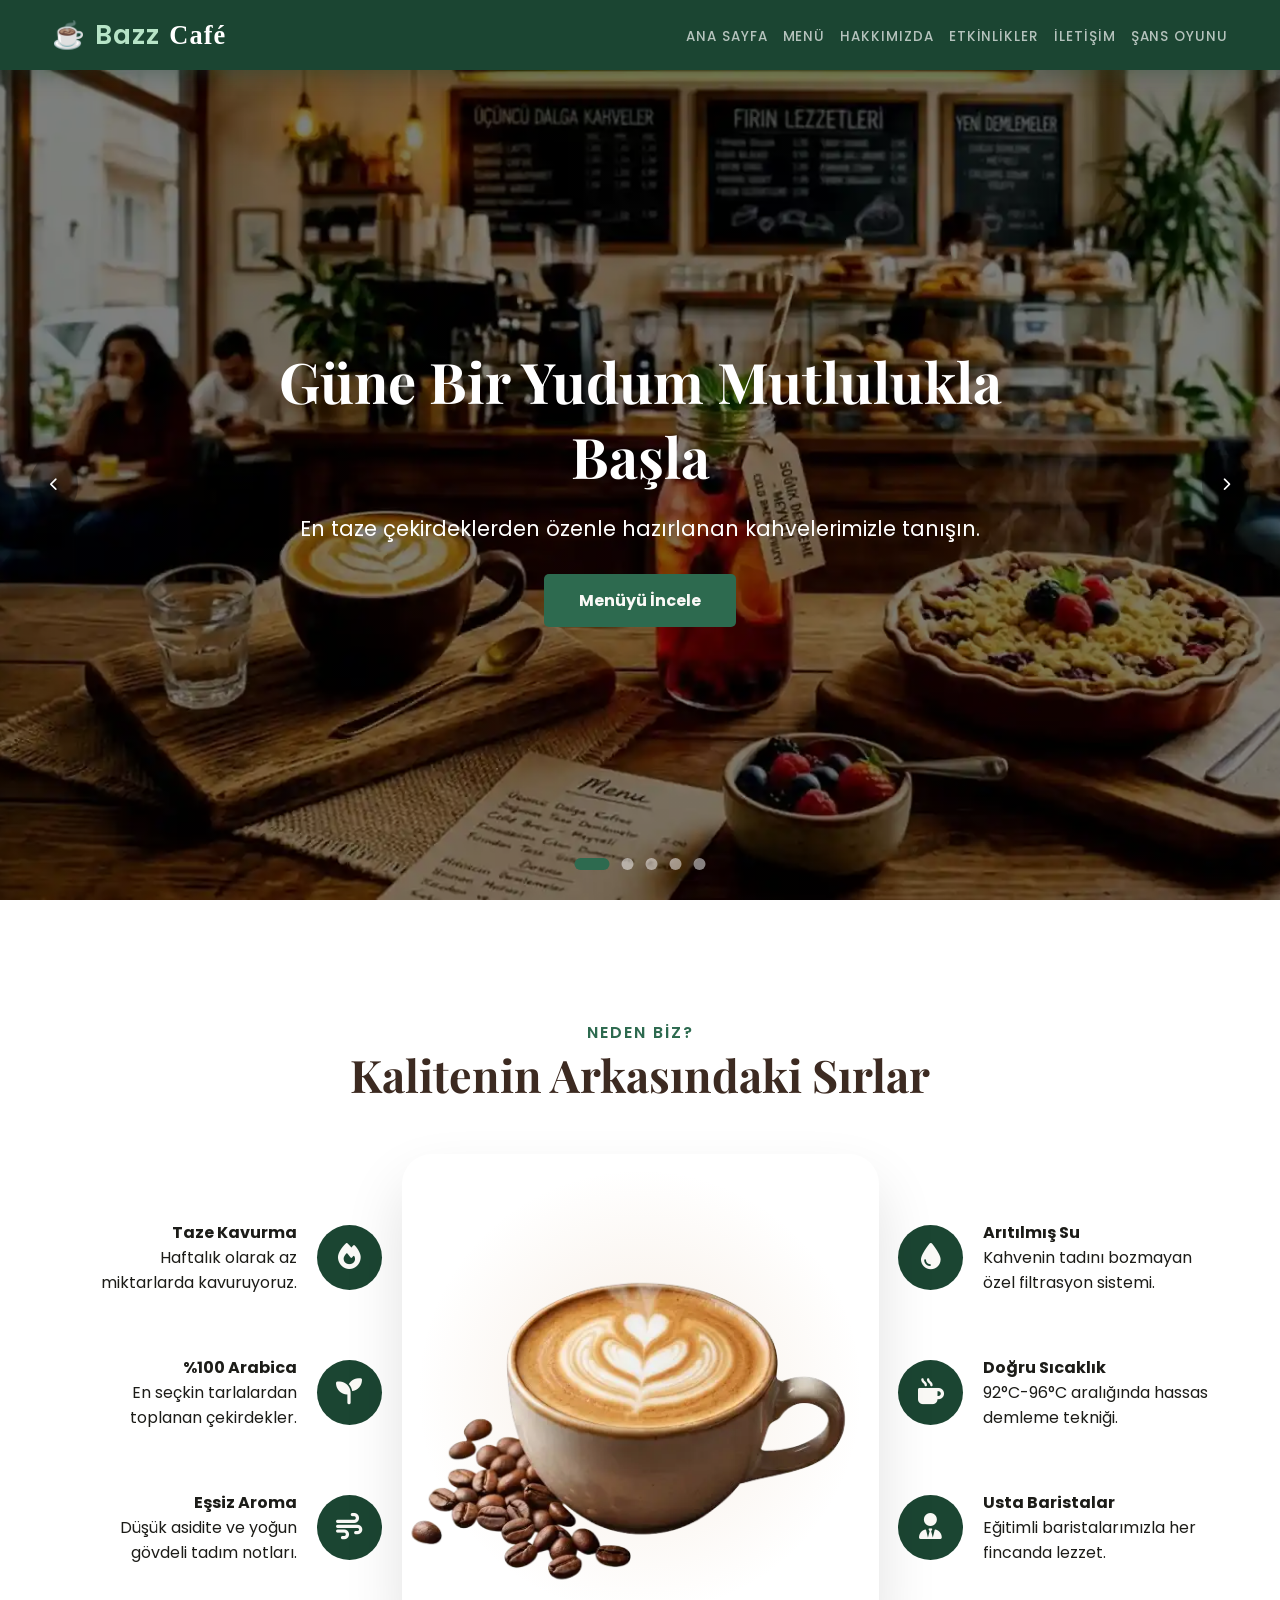
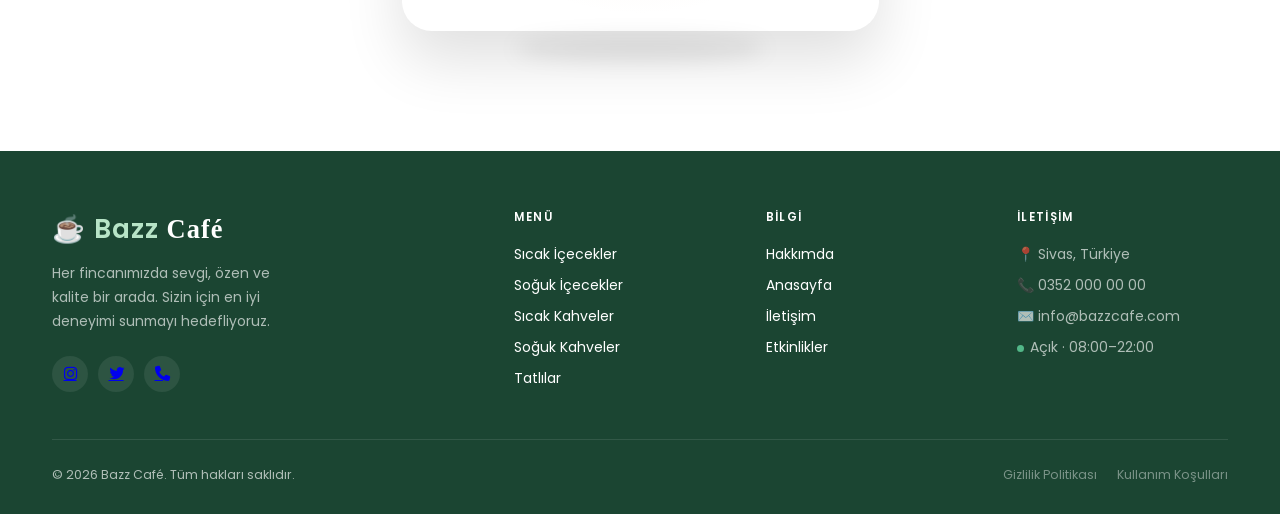
<file: index.html>
<!DOCTYPE html>
<html lang="tr">

<head>
    <meta charset="UTF-8">
    <meta name="viewport" content="width=device-width, initial-scale=1.0">
    <meta name="description" content="BAZ COFFEE - En taze çekirdekler ve artizan tatlılarla güne başlayın.">
    <title>Anasayfa | BAZ COFFEE</title>

    <!-- 1. LCP Optimizasyonu: İlk slide görselini önceden yükle -->
    <link rel="preload" as="image" href="images/menu1.webp" fetchpriority="high">

    <!-- 2. Font Optimizasyonu -->
    <link rel="preconnect" href="https://fonts.googleapis.com">
    <link rel="preconnect" href="https://fonts.gstatic.com" crossorigin>
    <link
        href="https://fonts.googleapis.com/css2?family=Playfair+Display:wght@700&family=Poppins:wght@300;400;600&display=swap"
        rel="stylesheet" media="print" onload="this.media='all'">
    <link rel="stylesheet" href="style.css">
    <!-- FontAwesome'ı asenkron yükle -->
    <link rel="stylesheet" href="https://cdnjs.cloudflare.com/ajax/libs/font-awesome/6.0.0/css/all.min.css"
        media="print" onload="this.media='all'">

    <link rel="stylesheet" href="https://cdnjs.cloudflare.com/ajax/libs/font-awesome/6.5.1/css/all.min.css">
</head>

<body>

    <nav>
        <div class="nav-logo">☕ <span>Bazz</span> Café</div>
        <ul class="nav-links" id="navLinks">
            <li><a href="index.html">Ana Sayfa</a></li>
            <li><a href="menu.html">Menü</a></li>
            <li><a href="hakkimda.html">Hakkımızda</a></li>
            <li><a href="etkinlikler.html">Etkinlikler</a></li>
            <li><a href="iletisim.html">İletişim</a></li>
            <li><a href="oyun.html">Şans Oyunu</a></li>
        </ul>
        <div class="hamburger" id="hamburger" aria-label="Menüyü Aç" role="button"><i class="fas fa-bars"></i></div>
    </nav>

    <!-- 5'li Slider Bölümü -->
    <section class="slider-container">
        <div class="slider">
            <div class="slide active"
                style="background-image: linear-gradient(rgba(0,0,0,0.5), rgba(0,0,0,0.5)), url('images/menu1.webp');">
                <div class="slide-content">
                    <h1>Güne Bir Yudum Mutlulukla Başla</h1>
                    <p>En taze çekirdeklerden özenle hazırlanan kahvelerimizle tanışın.</p>
                    <a href="menu.html" class="btn">Menüyü İncele</a>
                </div>
            </div>

            <div class="slide"
                style="background-image: linear-gradient(rgba(0,0,0,0.5), rgba(0,0,0,0.5)), url('images/uretkenlik.webp');">
                <div class="slide-content">
                    <h1>Üretkenliğin Yeni Adresi</h1>
                    <p>Sessiz alanlarımız ve yüksek hızlı internetimizle işlerinize odaklanın.</p>
                    <a href="hakkimda.html" class="btn">Alanlarımızı Gör</a>
                </div>
            </div>

            <div class="slide"
                style="background-image: linear-gradient(rgba(0,0,0,0.5), rgba(0,0,0,0.5)), url('images/tatliEslikci.webp');">
                <div class="slide-content">
                    <h1>Kahvenin En Tatlı Eşlikçileri</h1>
                    <p>Günlük taze çıkan artizan tatlılarımızla kendinizi şımartın.</p>
                    <a href="menu.html" class="btn">Lezzetleri Keşfet</a>
                </div>
            </div>

            <div class="slide"
                style="background-image: linear-gradient(rgba(0,0,0,0.5), rgba(0,0,0,0.5)), url('images/etkinlik-foto1.webp');">
                <div class="slide-content">
                    <h1>Paylaşılacak Anlar Biriktirin</h1>
                    <p>Sevdiklerinizle en keyifli sohbetlerinize ev sahipliği yapıyoruz.</p>
                    <a href="iletisim.html" class="btn">Bize Katılın</a>
                </div>
            </div>

            <div class="slide"
                style="background-image: linear-gradient(rgba(0,0,0,0.5), rgba(0,0,0,0.5)), url('images/demleme1\ \(1\).webp');">
                <div class="slide-content">
                    <h1>Ustalıkla Kavrulmuş Çekirdekler</h1>
                    <p>Kahve sanatını her fincanda yeniden keşfeden uzman kadromuzla tanışın.</p>
                    <a href="hakkimda.html" class="btn">Hikayemiz</a>
                </div>
            </div>
        </div>

        <button class="prev-btn" aria-label="Önceki Slide"><i class="fas fa-chevron-left"></i></button>
        <button class="next-btn" aria-label="Sonraki Slide"><i class="fas fa-chevron-right"></i></button>

        <div class="dots-container">
            <span class="dot active"></span>
            <span class="dot"></span>
            <span class="dot"></span>
            <span class="dot"></span>
            <span class="dot"></span>
        </div>
    </section>

    <section class="interactive-features">
        <div class="section-title">
            <span class="sub-title">Neden Biz?</span>
            <h2>Kalitenin Arkasındaki Sırlar</h2>
        </div>

        <div class="coffee-showcase">
            <div class="feature-side left">
                <div class="feature-item reveal-left">
                    <div class="text">
                        <h4>Taze Kavurma</h4>
                        <p>Haftalık olarak az miktarlarda kavuruyoruz.</p>
                    </div>
                    <div class="icon"><i class="fas fa-fire"></i></div>
                </div>
                <div class="feature-item reveal-left">
                    <div class="text">
                        <h4>%100 Arabica</h4>
                        <p>En seçkin tarlalardan toplanan çekirdekler.</p>
                    </div>
                    <div class="icon"><i class="fas fa-seedling"></i></div>
                </div>
                <div class="feature-item reveal-left">
                    <div class="text">
                        <h4>Eşsiz Aroma</h4>
                        <p>Düşük asidite ve yoğun gövdeli tadım notları.</p>
                    </div>
                    <div class="icon"><i class="fas fa-wind"></i></div>
                </div>
            </div>

            <div class="coffee-cup-wrapper">
                <div class="glow-effect"></div>
                <img src="images/hotCoffe (1).webp" alt="Sıcak Kahve Fincanı" class="floating-cup" width="300"
                    height="300" decoding="async" loading="lazy">
                <div class="cup-shadow"></div>
            </div>

            <div class="feature-side right">
                <div class="feature-item reveal-right">
                    <div class="icon"><i class="fas fa-tint"></i></div>
                    <div class="text">
                        <h4>Arıtılmış Su</h4>
                        <p>Kahvenin tadını bozmayan özel filtrasyon sistemi.</p>
                    </div>
                </div>
                <div class="feature-item reveal-right">
                    <div class="icon"><i class="fas fa-mug-hot"></i></div>
                    <div class="text">
                        <h4>Doğru Sıcaklık</h4>
                        <p>92°C-96°C aralığında hassas demleme tekniği.</p>
                    </div>
                </div>
                <div class="feature-item reveal-right">
                    <div class="icon"><i class="fas fa-user-tie"></i></div>
                    <div class="text">
                        <h4>Usta Baristalar</h4>
                        <p>Eğitimli baristalarımızla her fincanda lezzet.</p>
                    </div>
                </div>
            </div>
        </div>
    </section>

    <footer>
        <div class="footer-grid">
            <div>
                <div class="footer-brand">☕ <span>Bazz</span> Café</div>
                <p class="footer-desc">Her fincanımızda sevgi, özen ve kalite bir arada. Sizin için en iyi deneyimi
                    sunmayı hedefliyoruz.</p>
                <div class="footer-social">
                    <a href="https://instagram.com" target="_blank" rel="noopener noreferrer" class="soc"
                        aria-label="Instagram">
                        <i class="fa-brands fa-instagram"></i>
                    </a>
                    <a href="https://twitter.com" target="_blank" rel="noopener noreferrer" class="soc"
                        aria-label="Twitter">
                        <i class="fa-brands fa-twitter"></i>
                    </a>
                    <a href="https://www.whatsapp.com/" target="_blank" rel="noopener noreferrer" class="soc"
                        aria-label="İletişim">
                        <i class="fa-solid fa-phone"></i>
                    </a>
                </div>
            </div>
            <div class="footer-col">
                <h4>Menü</h4>
                <ul>
                    <li><a href="menu.html">Sıcak İçecekler</a></li>
                    <li><a href="menu.html">Soğuk İçecekler</a></li>
                    <li><a href="menu.html">Sıcak Kahveler</a></li>
                    <li><a href="menu.html">Soğuk Kahveler</a></li>
                    <li><a href="menu.html">Tatlılar</a></li>
                </ul>
            </div>
            <div class="footer-col">
                <h4>Bilgi</h4>
                <ul>
                    <li><a href="hakkimda.html">Hakkımda</a></li>
                    <li><a href="index.html">Anasayfa</a></li>
                    <li><a href="iletisim.html">İletişim</a></li>
                    <li><a href="etkinlikler.html">Etkinlikler</a></li>
                </ul>
            </div>
            <div class="footer-col">
                <h4>İletişim</h4>
                <ul>
                    <li>📍 Sivas, Türkiye</li>
                    <li>📞 0352 000 00 00</li>
                    <li>✉️ info@bazzcafe.com</li>
                    <li><span class="pulse-dot"></span>Açık · 08:00–22:00</li>
                </ul>
            </div>
        </div>
        <div class="footer-bottom">
            <span>© 2026 Bazz Café. Tüm hakları saklıdır.</span>
            <div class="footer-links">
                <a href="#">Gizlilik Politikası</a>
                <a href="#">Kullanım Koşulları</a>
            </div>
        </div>


        <div id="category-detail-section" class="section-wrap" style="display: none;">
            <button id="back-to-cats" class="back-btn">← Kategorilere Dön</button>
            <div id="category-detail-title" class="section-title">Ürünler</div>
            <div id="product-grid" class="featured-grid">
            </div>
        </div>

    </footer>

    <script src="script.js" defer></script>
</body>

</html>
</file>
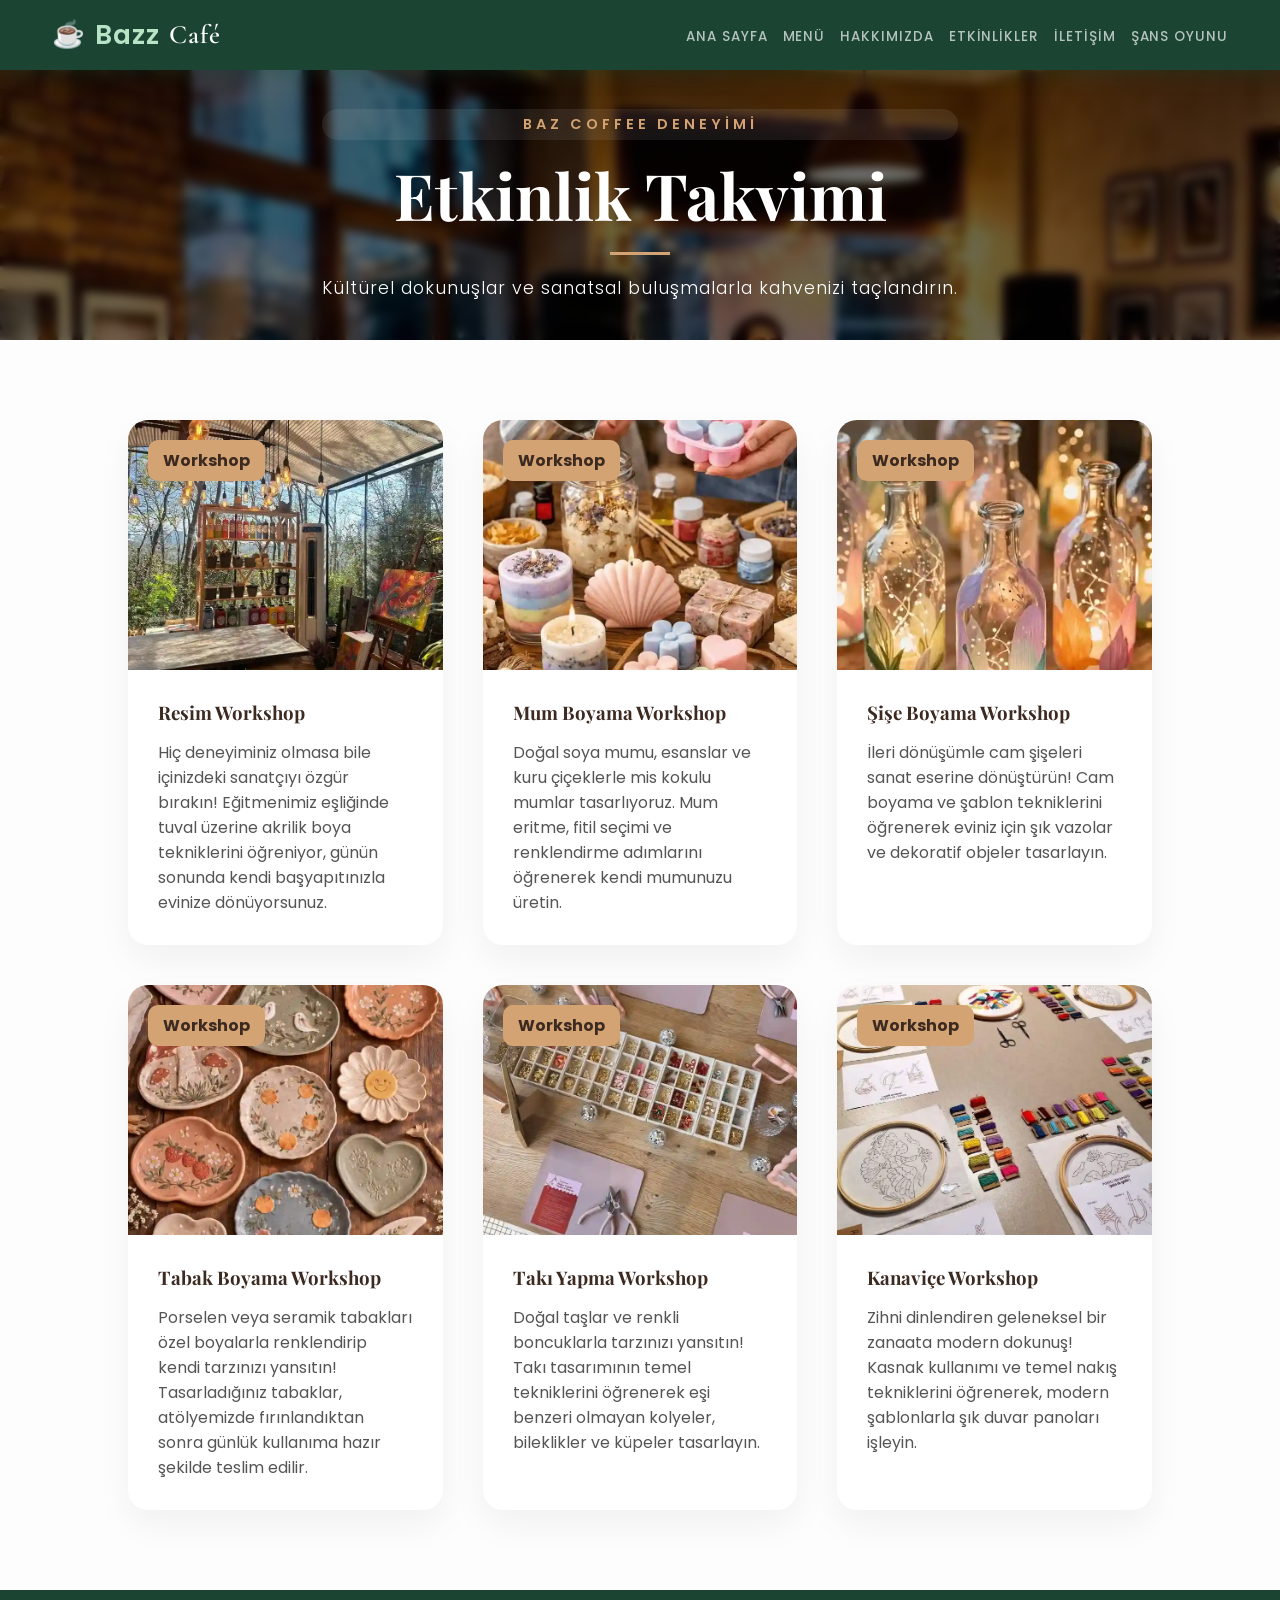
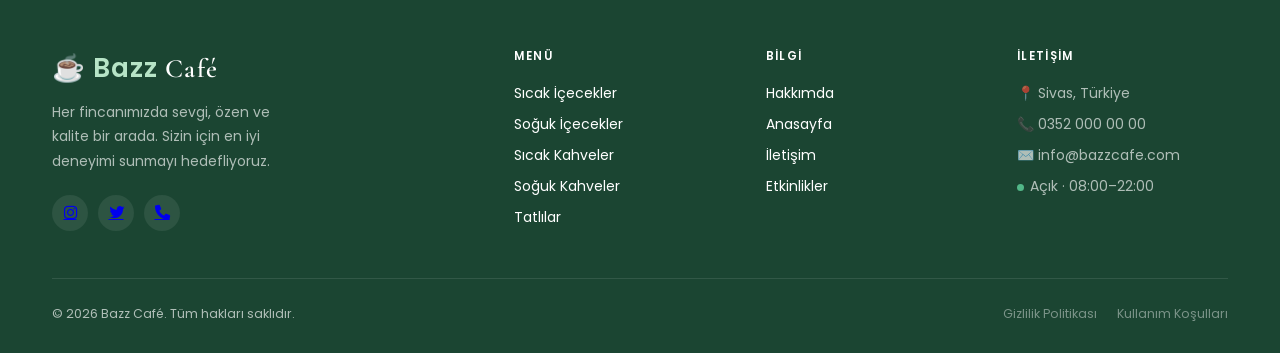
<file: etkinlikler.html>
<!DOCTYPE html>
<html lang="tr">

<head>
    <meta charset="UTF-8">
    <meta name="viewport" content="width=device-width, initial-scale=1.0">
    <title>Etkinlikler | BAZ COFFEE</title>
    <link rel="stylesheet" href="etkinlikler.css">
    <link rel="stylesheet" href="https://cdnjs.cloudflare.com/ajax/libs/font-awesome/6.0.0/css/all.min.css">
    <link
        href="https://fonts.googleapis.com/css2?family=Playfair+Display:wght@700&family=Poppins:wght@300;400;600&display=swap"
        rel="stylesheet">
    <link
        href="https://fonts.googleapis.com/css2?family=Cormorant+Garamond:ital,wght@0,400;0,600;1,400&family=DM+Sans:wght@300;400;500;600&display=swap"
        rel="stylesheet" />
</head>

<body>
    <nav>
        <div class="nav-logo">☕ <span>Bazz</span> Café</div>
        <ul class="nav-links" id="navLinks">
            <li><a href="index.html">Ana Sayfa</a></li>
            <li><a href="menu.html">Menü</a></li>
            <li><a href="hakkimda.html">Hakkımızda</a></li>
            <li><a href="etkinlikler.html">Etkinlikler</a></li>
            <li><a href="iletisim.html">İletişim</a></li>
            <li><a href="oyun.html">Şans Oyunu</a></li>

        </ul>

        <div class="hamburger" id="hamburger" aria-label="Menüyü Aç" role="button"><i class="fas fa-bars"></i></div>
    </nav>

    <header class="events-hero">
        <div class="hero-overlay"></div>
        <div class="hero-content">
            <div class="hero-subtitle">BAZ COFFEE DENEYİMİ</div>
            <h1>Etkinlik Takvimi</h1>
            <div class="hero-divider"></div>
            <p>Kültürel dokunuşlar ve sanatsal buluşmalarla kahvenizi taçlandırın.</p>
        </div>
    </header>

    <main class="events-grid">
        <div class="event-card">
            <div class="image-box">
                <img src="etkinlikler-images/resim.webp" alt="Atölye">
                <div class="date-badge">Workshop</div>
            </div>
            <div class="content-box">
                <h3>Resim Workshop</h3>
                <p>Hiç deneyiminiz olmasa bile içinizdeki sanatçıyı özgür bırakın! Eğitmenimiz eşliğinde tuval üzerine
                    akrilik boya tekniklerini öğreniyor, günün sonunda kendi başyapıtınızla evinize dönüyorsunuz.</p>

            </div>
        </div>

        <div class="event-card">
            <div class="image-box">
                <img src="etkinlikler-images/mum.webp" alt="Müzik">
                <div class="date-badge">Workshop</div>
            </div>
            <div class="content-box">
                <h3>Mum Boyama Workshop</h3>
                <p>Doğal soya mumu, esanslar ve kuru çiçeklerle mis kokulu mumlar tasarlıyoruz. Mum eritme, fitil seçimi
                    ve renklendirme adımlarını öğrenerek kendi mumunuzu üretin.</p>

            </div>
        </div>

        <div class="event-card">
            <div class="image-box">
                <img src="etkinlikler-images/sise.webp" alt="Atölye">
                <div class="date-badge">Workshop</div>
            </div>
            <div class="content-box">
                <h3>Şişe Boyama Workshop</h3>
                <p>İleri dönüşümle cam şişeleri sanat eserine dönüştürün! Cam boyama ve şablon tekniklerini öğrenerek
                    eviniz için şık vazolar ve dekoratif objeler tasarlayın.</p>

            </div>
        </div>

        <div class="event-card">
            <div class="image-box">
                <img src="etkinlikler-images/tabak.webp" alt="Atölye">
                <div class="date-badge">Workshop</div>
            </div>
            <div class="content-box">
                <h3>Tabak Boyama Workshop</h3>
                <p>Porselen veya seramik tabakları özel boyalarla renklendirip kendi tarzınızı yansıtın! Tasarladığınız
                    tabaklar, atölyemizde fırınlandıktan sonra günlük kullanıma hazır şekilde teslim edilir.</p>

            </div>
        </div>

        <div class="event-card">
            <div class="image-box">
                <img src="etkinlikler-images/takı.webp" alt="Atölye">
                <div class="date-badge">Workshop</div>
            </div>
            <div class="content-box">
                <h3>Takı Yapma Workshop</h3>
                <p>Doğal taşlar ve renkli boncuklarla tarzınızı yansıtın! Takı tasarımının temel tekniklerini öğrenerek
                    eşi benzeri olmayan kolyeler, bileklikler ve küpeler tasarlayın.</p>

            </div>
        </div>

        <div class="event-card">
            <div class="image-box">
                <img src="etkinlikler-images/kanavice.webp" alt="Atölye">
                <div class="date-badge">Workshop</div>
            </div>
            <div class="content-box">
                <h3>Kanaviçe Workshop</h3>
                <p>Zihni dinlendiren geleneksel bir zanaata modern dokunuş! Kasnak kullanımı ve temel nakış tekniklerini
                    öğrenerek, modern şablonlarla şık duvar panoları işleyin.</p>

            </div>
        </div>



        <!-- Modal Yapısı -->
        <div id="eventModal" class="modal">
            <div class="modal-content">
                <span class="close-modal">&times;</span>
                <div id="modalBody">
                </div>
            </div>
        </div>
    </main>

    <footer>
        <div class="footer-grid">
            <div>
                <div class="footer-brand">☕ <span>Bazz</span> Café</div>
                <p class="footer-desc">Her fincanımızda sevgi, özen ve kalite bir arada. Sizin için en iyi deneyimi
                    sunmayı hedefliyoruz.</p>
                <div class="footer-social">
                    <a href="https://instagram.com" target="_blank" rel="noopener noreferrer" class="soc"
                        aria-label="Instagram">
                        <i class="fa-brands fa-instagram"></i>
                    </a>
                    <a href="https://twitter.com" target="_blank" rel="noopener noreferrer" class="soc"
                        aria-label="Twitter">
                        <i class="fa-brands fa-twitter"></i>
                    </a>
                    <a href="https://www.whatsapp.com/" target="_blank" rel="noopener noreferrer" class="soc"
                        aria-label="İletişim">
                        <i class="fa-solid fa-phone"></i>
                    </a>
                </div>
            </div>
            <div class="footer-col">
                <h4>Menü</h4>
                <ul>
                    <li><a href="menu.html">Sıcak İçecekler</a></li>
                    <li><a href="menu.html">Soğuk İçecekler</a></li>
                    <li><a href="menu.html">Sıcak Kahveler</a></li>
                    <li><a href="menu.html">Soğuk Kahveler</a></li>
                    <li><a href="menu.html">Tatlılar</a></li>
                </ul>
            </div>
            <div class="footer-col">
                <h4>Bilgi</h4>
                <ul>
                    <li><a href="hakkimda.html">Hakkımda</a></li>
                    <li><a href="index.html">Anasayfa</a></li>
                    <li><a href="iletisim.html">İletişim</a></li>
                    <li><a href="etkinlikler.html">Etkinlikler</a></li>
                </ul>
            </div>
            <div class="footer-col">
                <h4>İletişim</h4>
                <ul>
                    <li>📍 Sivas, Türkiye</li>
                    <li>📞 0352 000 00 00</li>
                    <li>✉️ info@bazzcafe.com</li>
                    <li><span class="pulse-dot"></span>Açık · 08:00–22:00</li>
                </ul>
            </div>
        </div>
        <div class="footer-bottom">
            <span>© 2026 Bazz Café. Tüm hakları saklıdır.</span>
            <div class="footer-links">
                <a href="#">Gizlilik Politikası</a>
                <a href="#">Kullanım Koşulları</a>
            </div>
        </div>


        <div id="category-detail-section" class="section-wrap" style="display: none;">
            <button id="back-to-cats" class="back-btn">← Kategorilere Dön</button>
            <div id="category-detail-title" class="section-title">Ürünler</div>
            <div id="product-grid" class="featured-grid">
            </div>
        </div>

    </footer>


    <script src="etkinlikler.js"></script>
</body>

</html>
</file>
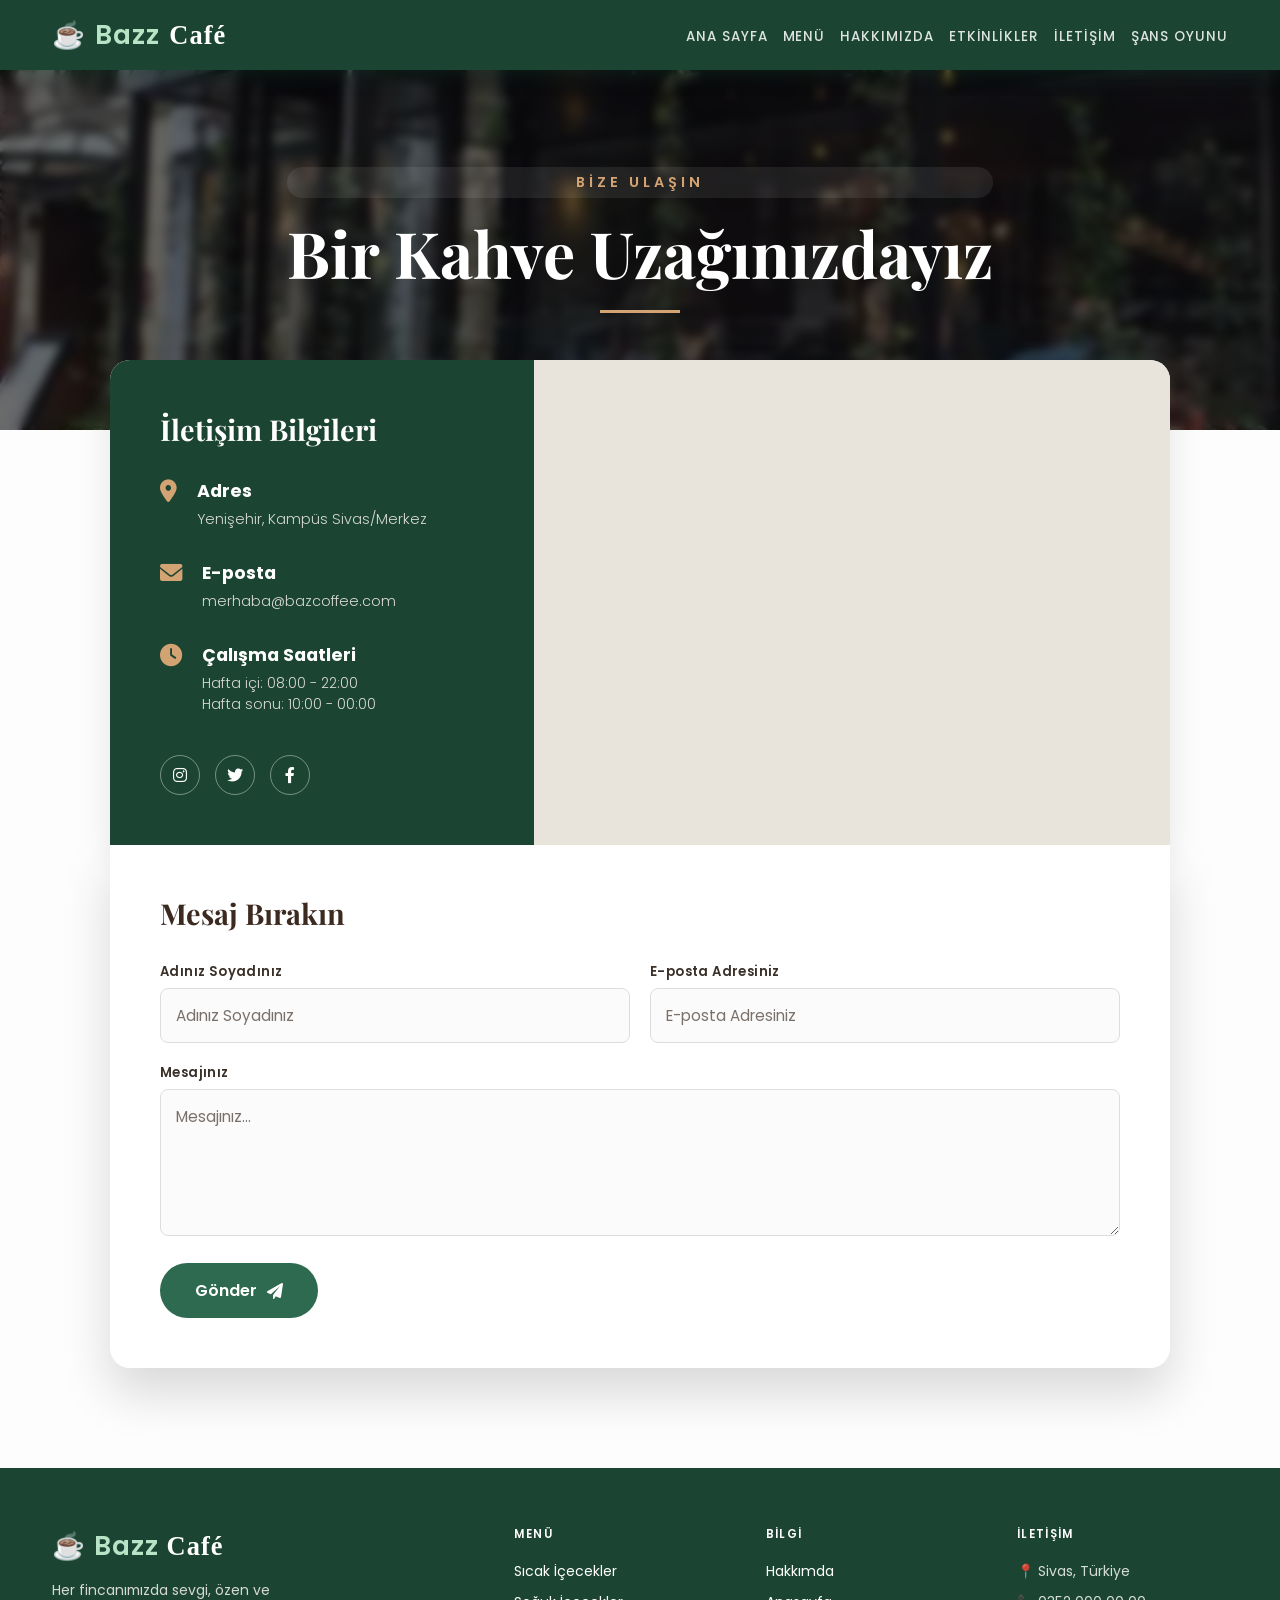
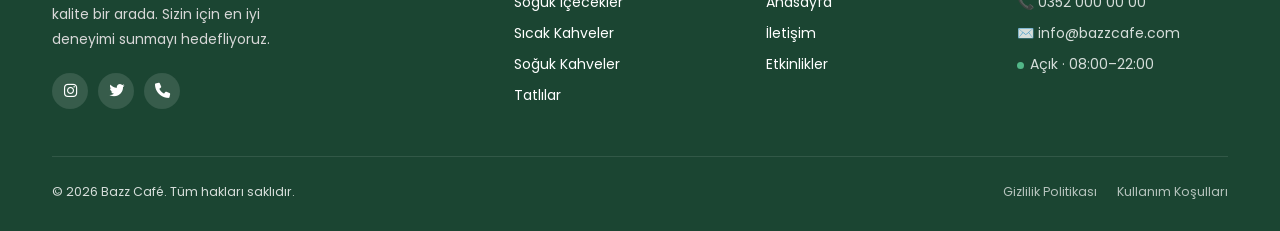
<file: iletisim.html>
<!DOCTYPE html>
<html lang="tr">

<head>
    <meta charset="UTF-8">
    <meta name="viewport" content="width=device-width, initial-scale=1.0">
    <meta name="description"
        content="BAZ COFFEE - Bir kahve uzağınızdayız. Sivas'taki şubemizin iletişim bilgileri, adresi ve çalışma saatleri.">
    <title>İletişim | BAZ COFFEE</title>
    <link rel="stylesheet" href="iletisim.css" />
    <link rel="stylesheet" href="https://cdnjs.cloudflare.com/ajax/libs/font-awesome/6.0.0/css/all.min.css">
    <link
        href="https://fonts.googleapis.com/css2?family=Playfair+Display:wght@700&family=Poppins:wght@300;400;600&display=swap"
        rel="stylesheet">
</head>

<body>
    <nav>
        <div class="nav-logo">☕ <span>Bazz</span> Café</div>
        <ul class="nav-links" id="navLinks">
            <li><a href="index.html">Ana Sayfa</a></li>
            <li><a href="menu.html">Menü</a></li>
            <li><a href="hakkimda.html">Hakkımızda</a></li>
            <li><a href="etkinlikler.html">Etkinlikler</a></li>
            <li><a href="iletisim.html">İletişim</a></li>
            <li><a href="oyun.html">Şans Oyunu</a></li>
        </ul>
        <div class="hamburger" id="hamburger" aria-label="Menüyü Aç" role="button">
            <i class="fas fa-bars"></i>
        </div>
    </nav>

    <header class="contact-hero">
        <div class="hero-overlay"></div>
        <div class="hero-content">
            <div class="hero-subtitle">BİZE ULAŞIN</div>
            <h1>Bir Kahve Uzağınızdayız</h1>
            <div class="hero-divider"></div>
        </div>
    </header>

    <main class="contact-container">
        <div class="contact-top-wrapper">
            <!-- Sol Panel -->
            <div class="contact-info-panel">
                <h3>İletişim Bilgileri</h3>
                <div class="info-item">
                    <i class="fas fa-map-marker-alt" aria-hidden="true"></i>
                    <div>
                        <h4>Adres</h4>
                        <p>Yenişehir, Kampüs Sivas/Merkez</p>
                    </div>
                </div>
                <div class="info-item">
                    <i class="fas fa-envelope" aria-hidden="true"></i>
                    <div>
                        <h4>E-posta</h4>
                        <p>merhaba@bazcoffee.com</p>
                    </div>
                </div>
                <div class="info-item">
                    <i class="fas fa-clock" aria-hidden="true"></i>
                    <div>
                        <h4>Çalışma Saatleri</h4>
                        <p>Hafta içi: 08:00 - 22:00</p>
                        <p>Hafta sonu: 10:00 - 00:00</p>
                    </div>
                </div>
                <div class="social-icons">
                    <a href="#" aria-label="Instagram Sayfamız"><i class="fab fa-instagram" aria-hidden="true"></i></a>
                    <a href="#" aria-label="Twitter Sayfamız"><i class="fab fa-twitter" aria-hidden="true"></i></a>
                    <a href="#" aria-label="Facebook Sayfamız"><i class="fab fa-facebook-f" aria-hidden="true"></i></a>
                </div>
            </div>

            <!-- Sağ Panel: harita önce placeholder, JS ile src atanır -->
            <div class="map-section-side">
                <iframe id="mapFrame" title="Kafe Lokasyonu"
                    data-src="https://www.google.com/maps/embed?pb=!1m17!1m12!1m3!1d394.92742684416845!2d37.02857733402712!3d39.706465386668775!2m3!1f0!2f0!3f0!3m2!1i1024!2i768!4f13.1!3m2!1m1!2zMznCsDQyJzIzLjEiTiAzN8KwMDEnNDAuOSJF!5e0!3m2!1str!2str!4v1778501058639!5m2!1str!2str"
                    width="100%" height="100%" style="border:0; min-height:400px;" allowfullscreen="" loading="lazy">
                </iframe>
            </div>
        </div>

        <!-- Alt Kısım: Form -->
        <div class="contact-bottom-form">
            <div class="contact-form-panel">
                <h3>Mesaj Bırakın</h3>
                <!-- DÜZELTME: Her input için görünür label eklendi (accessibility) -->
                <form id="contactForm" novalidate>
                    <div class="form-row">
                        <div class="input-group">
                            <label for="name">Adınız Soyadınız</label>
                            <input type="text" id="name" name="name" required placeholder="Adınız Soyadınız"
                                autocomplete="name">
                        </div>
                        <div class="input-group">
                            <label for="email">E-posta Adresiniz</label>
                            <input type="email" id="email" name="email" required placeholder="E-posta Adresiniz"
                                autocomplete="email">
                        </div>
                    </div>
                    <div class="input-group">
                        <label for="message">Mesajınız</label>
                        <textarea id="message" name="message" rows="5" required placeholder="Mesajınız..."></textarea>
                    </div>
                    <button type="submit" class="submit-btn">
                        <span class="btn-text">Gönder</span>
                        <i class="fas fa-paper-plane" aria-hidden="true"></i>
                    </button>
                </form>
            </div>
        </div>
    </main>

    <footer>
        <div class="footer-grid">
            <div>
                <div class="footer-brand">☕ <span>Bazz</span> Café</div>
                <p class="footer-desc">Her fincanımızda sevgi, özen ve kalite bir arada. Sizin için en iyi deneyimi
                    sunmayı hedefliyoruz.</p>
                <div class="footer-social">
                    <a href="https://instagram.com" target="_blank" rel="noopener noreferrer" class="soc"
                        aria-label="Instagram">
                        <i class="fa-brands fa-instagram" aria-hidden="true"></i>
                    </a>
                    <a href="https://twitter.com" target="_blank" rel="noopener noreferrer" class="soc"
                        aria-label="Twitter">
                        <i class="fa-brands fa-twitter" aria-hidden="true"></i>
                    </a>
                    <a href="https://www.whatsapp.com/" target="_blank" rel="noopener noreferrer" class="soc"
                        aria-label="İletişim">
                        <i class="fa-solid fa-phone" aria-hidden="true"></i>
                    </a>
                </div>
            </div>
            <div class="footer-col">
                <h4>Menü</h4>
                <ul>
                    <li><a href="menu.html">Sıcak İçecekler</a></li>
                    <li><a href="menu.html">Soğuk İçecekler</a></li>
                    <li><a href="menu.html">Sıcak Kahveler</a></li>
                    <li><a href="menu.html">Soğuk Kahveler</a></li>
                    <li><a href="menu.html">Tatlılar</a></li>
                </ul>
            </div>
            <div class="footer-col">
                <h4>Bilgi</h4>
                <ul>
                    <li><a href="hakkimda.html">Hakkımda</a></li>
                    <li><a href="index.html">Anasayfa</a></li>
                    <li><a href="iletisim.html">İletişim</a></li>
                    <li><a href="etkinlikler.html">Etkinlikler</a></li>
                </ul>
            </div>
            <div class="footer-col">
                <h4>İletişim</h4>
                <ul>
                    <li>📍 Sivas, Türkiye</li>
                    <li>📞 0352 000 00 00</li>
                    <li>✉️ info@bazzcafe.com</li>
                    <li><span class="pulse-dot"></span>Açık · 08:00–22:00</li>
                </ul>
            </div>
        </div>
        <div class="footer-bottom">
            <span>© 2026 Bazz Café. Tüm hakları saklıdır.</span>
            <div class="footer-links">
                <a href="#">Gizlilik Politikası</a>
                <a href="#">Kullanım Koşulları</a>
            </div>
        </div>
    </footer>

    <script src="iletisim.js" defer></script>
    <script>
        /* Harita lazy load — kullanıcı sayfayı aşağı kaydırınca yüklenir */
        const mapFrame = document.getElementById('mapFrame');
        const mapObserver = new IntersectionObserver((entries, obs) => {
            entries.forEach(entry => {
                if (!entry.isIntersecting) return;
                mapFrame.src = mapFrame.dataset.src;
                obs.unobserve(mapFrame);
            });
        }, { rootMargin: '300px 0px' });
        mapObserver.observe(mapFrame);
    </script>
</body>

</html>
</file>
<file: style.css>
/* Genel Ayarlar */
* {
    margin: 0;
    padding: 0;
    box-sizing: border-box;
    font-family: 'Poppins', sans-serif;
}

:root {
    --nav-dark: #1b4532;
    --nav-mid: #2d6a4f;
    --nav-accent: #52b788;
    --nav-pale: #b7e4c7;
    --text-dark: #1c1c18;
    --radius-btn: 50px;
    --transition-smooth: .25s ease;
    --primary-color: #3C2A21;
    --accent-color: #D4A373;
    --white: #ffffff;
    --bg-light: #FAF9F6;
}


body {
    background-color: var(--bg-light);
    overflow-x: hidden;
    color: var(--text-dark);
    transition: background-color 0.3s ease, color 0.3s ease;
}

img {
    max-width: 100%;
    height: auto;
    display: block;
    aspect-ratio: attr(width) / attr(height);
}


/* Navbar */
nav {
    position: sticky;
    top: 0;
    z-index: 100;
    height: 70px;
    background: var(--nav-dark);
    display: flex;
    align-items: center;
    justify-content: space-between;
    padding: 0 52px;
    box-shadow: 0 2px 20px rgba(27, 69, 50, .4);
}

.nav-logo {
    font-family: 'Cormorant Garamond', serif;
    font-size: 1.65rem;
    font-weight: 600;
    color: #fff;
    letter-spacing: .04em;
    display: flex;
    align-items: center;
    gap: 9px;
    user-select: none;
}

.nav-logo span {
    color: var(--nav-pale);
}

.nav-links {
    display: flex;
    gap: 15px;
    list-style: none;
}

.nav-links a {
    text-decoration: none;
    color: rgba(255, 255, 255, .68);
    font-size: .84rem;
    font-weight: 500;
    letter-spacing: .07em;
    text-transform: uppercase;
    transition: color var(--transition-smooth);
}

.nav-links a:hover {
    color: var(--nav-pale);
}

.nav-cta {
    background: transparent;
    border: 1.5px solid var(--nav-accent);
    color: var(--nav-accent);
    padding: 8px 22px;
    border-radius: var(--radius-btn);
    font-size: .82rem;
    font-weight: 600;
    letter-spacing: .06em;
    text-transform: uppercase;
    cursor: pointer;
    transition: background var(--transition-smooth), color var(--transition-smooth), transform .18s;
    font-family: 'DM Sans', sans-serif;
}

.nav-cta:hover {
    background: var(--nav-accent);
    color: var(--nav-dark);
    transform: translateY(-1px);
}

.hamburger {
    display: none;
    cursor: pointer;
    color: var(--white);
    font-size: 24px;
}

/* SLIDER */
.slider-container {
    position: relative;
    height: calc(100vh - 70px);
    width: 100%;
    overflow: hidden;
}

.slider {
    height: 100%;
    width: 100%;
}

.slide {
    position: absolute;
    top: 0;
    left: 0;
    width: 100%;
    height: 100%;
    opacity: 0;
    transition: opacity 1s ease-in-out;
    background-size: cover;
    background-position: center;
    background-color: var(--primary-color);
    background-repeat: no-repeat;
    display: flex;
    align-items: center;
    justify-content: center;
    text-align: center;
    color: var(--white);
}

.slide.active {
    opacity: 1;
}

.slide-content {
    max-width: 850px;
    padding: 20px;
    z-index: 5;
}

.slide-content h1 {
    font-size: 3.5rem;
    font-family: 'Playfair Display', serif;
    margin-bottom: 20px;
    transform: translateY(30px);
    opacity: 0;
    transition: 1s ease;
}

.slide.active .slide-content h1 {
    transform: translateY(0);
    opacity: 1;
}

.slide-content p {
    font-size: 1.3rem;
    margin-bottom: 30px;
    opacity: 0;
    transition: 1s ease 0.3s;
}

.slide.active .slide-content p {
    opacity: 1;
}

.btn {
    display: inline-block;
    padding: 14px 35px;
    background: var(--nav-mid);
    color: var(--bg-light);
    text-decoration: none;
    font-weight: bold;
    border-radius: 5px;
    transition: 0.3s;
}

.btn:hover {
    background: var(--nav-accent);
    transform: scale(1.05);
}

.prev-btn,
.next-btn {
    position: absolute;
    top: 50%;
    transform: translateY(-50%);
    background: rgba(0, 0, 0, 0.3);
    color: var(--white);
    border: none;
    padding: 20px;
    cursor: pointer;
    z-index: 10;
    border-radius: 50%;
    transition: 0.3s;
}

.prev-btn:hover,
.next-btn:hover {
    background: var(--nav-dark);
}

.prev-btn {
    left: 30px;
}

.next-btn {
    right: 30px;
}

a:focus,
button:focus {
    outline: 2px solid var(--accent-color);
    outline-offset: 3px;
}

.dots-container {
    position: absolute;
    bottom: 30px;
    left: 50%;
    transform: translateX(-50%);
    display: flex;
    gap: 12px;
    z-index: 10;
}

.dot {
    width: 12px;
    height: 12px;
    background: rgba(255, 255, 255, 0.5);
    border-radius: 50%;
    cursor: pointer;
    transition: 0.4s;
}

.dot.active {
    background: var(--nav-mid);
    width: 35px;
    border-radius: 10px;
}

/* HAREKETLİ KAHVE ALANI */
.interactive-features {
    padding: 120px 5%;
    background-color: var(--white);
    text-align: center;
}

.section-title {
    margin-bottom: 50px;
}

.sub-title {
    color: var(--nav-mid);
    text-transform: uppercase;
    letter-spacing: 2px;
    font-weight: 600;
    display: block;
}

.section-title h2 {
    font-family: 'Playfair Display', serif;
    font-size: 2.8rem;
    color: var(--primary-color);
}

.coffee-showcase {
    display: flex;
    align-items: center;
    justify-content: center;
    gap: 20px;
    max-width: 1300px;
    margin: 0 auto;
}

.coffee-cup-wrapper {
    position: relative;
    flex: 1.5;
    display: flex;
    justify-content: center;
    align-items: center;
}

.glow-effect {
    position: absolute;
    width: 450px;
    height: 450px;
    background: radial-gradient(circle, rgba(212, 163, 115, 0.2) 0%, rgba(255, 255, 255, 0) 70%);
}

.floating-cup {
    width: 100%;
    max-width: 480px;
    height: auto;
    border-radius: 30px;
    z-index: 2;
    animation: float 4s ease-in-out infinite;
    box-shadow: 0 30px 60px rgba(0, 0, 0, 0.12);
    will-change: transform;
    transform: translateZ(0);
    backface-visibility: hidden;
}

.cup-shadow {
    position: absolute;
    bottom: -30px;
    width: 250px;
    height: 25px;
    background: rgba(0, 0, 0, 0.08);
    border-radius: 50%;
    filter: blur(10px);
    animation: shadowSize 4s ease-in-out infinite;
}

.feature-side {
    flex: 1;
    display: flex;
    flex-direction: column;
    gap: 60px;
}

.feature-item {
    display: flex;
    align-items: center;
    gap: 20px;
    opacity: 0;
    transition: 0.8s cubic-bezier(0.175, 0.885, 0.32, 1.275);
}

.left .feature-item {
    text-align: right;
    justify-content: flex-end;
}

.right .feature-item {
    text-align: left;
    justify-content: flex-start;
}

.icon {
    width: 65px;
    height: 65px;
    background: var(--nav-dark);
    color: var(--bg-light);
    border-radius: 50%;
    display: flex;
    align-items: center;
    justify-content: center;
    font-size: 26px;
    flex-shrink: 0;
    transition: 0.4s;
}

.feature-item:hover .icon {
    background: var(--bg-light);
    color: var(--nav-dark);
    transform: scale(1.1) rotate(15deg);
}

@keyframes float {

    0%,
    100% {
        transform: translateY(0);
    }

    50% {
        transform: translateY(-25px);
    }
}

@keyframes shadowSize {

    0%,
    100% {
        transform: scale(1);
        opacity: 0.4;
    }

    50% {
        transform: scale(1.4);
        opacity: 0.15;
    }
}

.feature-item.active {
    opacity: 1;
    transform: translateX(0);
}

.reveal-left {
    transform: translateX(-60px);
}

.reveal-right {
    transform: translateX(60px);
}

footer {
    background: var(--nav-dark);
    color: rgba(255, 255, 255, .65);
    padding: 58px 52px 30px;
}

.footer-grid {
    display: grid;
    grid-template-columns: 2fr 1fr 1fr 1fr;
    gap: 40px;
    padding-bottom: 40px;
    border-bottom: 1px solid rgba(255, 255, 255, .1);
}

.footer-brand {
    font-family: 'Cormorant Garamond', serif;
    font-size: 1.65rem;
    font-weight: 600;
    color: #fff;
    margin-bottom: 12px;
    letter-spacing: .04em;
}

.footer-brand span {
    color: var(--nav-pale);
}

.footer-desc {
    font-size: .87rem;
    line-height: 1.75;
    max-width: 255px;
}

.footer-social {
    display: flex;
    gap: 10px;
    margin-top: 22px;
}

.soc {
    width: 36px;
    height: 36px;
    border-radius: 50%;
    background: rgba(255, 255, 255, .08);
    display: flex;
    align-items: center;
    justify-content: center;
    font-size: .95rem;
    cursor: pointer;
    transition: background var(--transition-smooth), transform .2s;
}

.soc:hover {
    background: var(--nav-mid);
    transform: scale(1.1);
}

.footer-col h4 {
    font-size: .72rem;
    font-weight: 600;
    letter-spacing: .12em;
    text-transform: uppercase;
    color: #fff;
    margin-bottom: 18px;
}

.footer-col ul {
    list-style: none;
}

.footer-col li {
    margin-bottom: 10px;
    font-size: .875rem;
    cursor: pointer;
    transition: color var(--transition-smooth);
}

.footer-col li:hover {
    color: var(--nav-pale);
}

.footer-bottom {
    display: flex;
    align-items: center;
    justify-content: space-between;
    padding-top: 26px;
    font-size: .78rem;
}

.footer-links {
    display: flex;
    gap: 20px;
}

.footer-links a {
    color: rgba(255, 255, 255, .42);
    text-decoration: none;
    transition: color var(--transition-smooth);
}

.footer-links a:hover {
    color: var(--nav-pale);
}

.pulse-dot {
    display: inline-block;
    width: 7px;
    height: 7px;
    background: var(--nav-accent);
    border-radius: 50%;
    margin-right: 6px;
    animation: pulse 2.2s ease-in-out infinite;
}



/* Mobil */
@media (max-width: 880px) {

    nav {
        padding: 0 20px;
    }

    .nav-links {
        display: flex;
        flex-direction: column;
        position: absolute;
        top: 70px;
        left: 0;
        width: 100%;
        background: var(--nav-dark);
        padding: 0 20px;
        gap: 0;
        overflow: hidden;
        max-height: 0;
        transition: max-height 0.5s cubic-bezier(0.4, 0, 0.2, 1), padding 0.4s ease;
        z-index: 99;
    }

    .nav-links.active {
        max-height: 500px;
        padding: 30px 20px;
        gap: 25px;
    }

    .nav-links li a {
        font-size: 1.1rem;
        opacity: 0;
        transform: translateY(-10px);
        transition: opacity 0.4s ease, transform 0.4s ease;
    }

    .nav-links.active li a {
        opacity: 1;
        transform: translateY(0);
    }

    .nav-cta {
        display: none;
    }

    .hamburger {
        display: block;
    }

    .nav-links.active {
        display: flex !important;
        flex-direction: column;
        position: absolute;
        top: 70px;
        left: 0;
        width: 100%;
        background: var(--nav-dark);
        padding: 20px;
        gap: 20px;
        z-index: 99;
    }

    .footer-grid {
        grid-template-columns: 1fr 1fr;
    }

    footer {
        padding: 40px 20px 24px;
    }

    .footer-bottom {
        flex-direction: column;
        gap: 10px;
        text-align: center;
    }

    .coffee-showcase {
        display: grid;
        grid-template-columns: 1fr;
        gap: 40px;
        justify-items: center;
    }

    .feature-side.left {
        display: flex;
        flex-direction: column;
        gap: 30px;
        order: 1;
        width: 100%;
    }

    .coffee-cup-wrapper {
        order: 2;
        display: flex;
        justify-content: center;
        width: 100%;
        margin: 40px 0;
        padding: 0;
    }

    .feature-side.right {
        display: flex;
        flex-direction: column;
        gap: 30px;
        order: 3;
        width: 100%;
    }

    .feature-item {
        opacity: 1 !important;
        transform: none !important;
        display: flex !important;
        align-items: center;
        gap: 20px;
        max-width: 400px;
        margin: 0 auto;
    }

    .left .feature-item {
        flex-direction: row !important;
        text-align: left !important;
    }

    .right .feature-item {
        flex-direction: row !important;
        text-align: left !important;
    }

    .floating-cup {
        width: 85%;
        max-width: 450px;
        height: auto;
        border-radius: 20px;
        animation: float 6s ease-in-out infinite;
    }

    .glow-effect {
        width: 350px;
        height: 350px;
        display: none;
    }
}

@media (max-width: 480px) {
    .feature-item {
        gap: 15px;
    }

    .icon {
        width: 55px;
        height: 55px;
        font-size: 22px;
    }

    .footer-grid {
        grid-template-columns: 1fr;
    }
}

/* Ziyaret edilmiş olsun ya da olmasın tüm footer linklerinin rengini beyaz yapar */
.footer-col a,
.footer-col a:visited {
    color: #ffffff;
    /* Buraya istediğiniz renk kodunu yazabilirsiniz */
    text-decoration: none;
    /* Linklerin altındaki varsayılan çizgiyi kaldırır */
}

/* Fareyle üzerine gelindiğinde renginin hafifçe değişmesi için (İsteğe bağlı) */
.footer-col a:hover {
    color: #d1b48c;
    /* Kahve tonlarında bir hover rengi örneği */
}
</file>
<file: etkinlikler.css>
:root {
    --nav-dark: #1b4532;
    --nav-mid: #2d6a4f;
    --nav-accent: #52b788;
    --nav-pale: #b7e4c7;
    --radius-btn: 50px;
    --transition-smooth: .25s ease;
    --primary: #3C2A21;
    --accent: #D4A373;
    --white: #ffffff;
    --text: #555;
}

* {
    margin: 0;
    padding: 0;
    box-sizing: border-box;
    font-family: 'Poppins', sans-serif;
}

body {
    background: #fdfdfd;
    color: var(--text);
}

nav {
    position: sticky;
    top: 0;
    z-index: 100;
    height: 70px;
    background: var(--nav-dark);
    display: flex;
    align-items: center;
    justify-content: space-between;
    padding: 0 52px;
    box-shadow: 0 2px 20px rgba(27, 69, 50, .4);
}

.nav-logo {
    font-family: 'Cormorant Garamond', serif;
    font-size: 1.65rem;
    font-weight: 600;
    color: #fff;
    letter-spacing: .04em;
    display: flex;
    align-items: center;
    gap: 9px;
    user-select: none;
}

.nav-logo span {
    color: var(--nav-pale);
}

.nav-links {
    display: flex;
    gap: 15px;
    list-style: none;
}

.nav-links a {
    text-decoration: none;
    color: rgba(255, 255, 255, .68);
    font-size: .84rem;
    font-weight: 500;
    letter-spacing: .07em;
    text-transform: uppercase;
    transition: color var(--transition-smooth);
}

.nav-links a:hover {
    color: var(--nav-pale);
}

.nav-cta {
    background: transparent;
    border: 1.5px solid var(--nav-accent);
    color: var(--nav-accent);
    padding: 8px 22px;
    border-radius: var(--radius-btn);
    font-size: .82rem;
    font-weight: 600;
    letter-spacing: .06em;
    text-transform: uppercase;
    cursor: pointer;
    transition: background var(--transition-smooth), color var(--transition-smooth), transform .18s;
    font-family: 'DM Sans', sans-serif;
}

.nav-cta:hover {
    background: var(--nav-accent);
    color: var(--nav-dark);
    transform: translateY(-1px);
}

.hamburger {
    display: none;
    cursor: pointer;
    color: var(--white);
    font-size: 24px;
}

/* Hero Alanı */
.events-hero {
    height: 30vh;
    position: relative;
    background: url('images/etkinlik-foto1.webp') no-repeat center center/cover;
    background-attachment: fixed;
    display: flex;
    align-items: center;
    justify-content: center;
    overflow: hidden;
}

.hero-overlay {
    position: absolute;
    top: 0;
    left: 0;
    width: 100%;
    height: 100%;
    background: rgba(2, 2, 2, 0.582);
    backdrop-filter: blur(5px);

}

.hero-content {
    position: relative;
    z-index: 1;
    text-align: center;
    color: var(--white);
    max-width: 800px;
    padding: 20px;
}

.hero-subtitle {
    font-weight: 600;
    text-transform: uppercase;
    color: var(--accent);
    background: rgba(255, 255, 255, .08);
    padding: 5px 16px;
    border-radius: 30px;
    margin-bottom: 18px;
    position: relative;
    display: block;
    font-size: 0.9rem;
    letter-spacing: 4px;
    text-transform: uppercase;
    animation: fadeInUp 0.8s ease forwards;
}

.hero-content h1 {
    font-family: 'Playfair Display', serif;
    font-size: clamp(2.5rem, 6vw, 4rem);
    margin-bottom: 15px;
    opacity: 0;
    animation: fadeInUp 0.8s ease forwards 0.2s;
    color: #fff;
    line-height: 1.15;
    position: relative;
}

.hero-divider {
    width: 60px;
    height: 3px;
    background: var(--accent);
    margin: 20px auto;
    opacity: 0;
    animation: scaleIn 0.6s ease forwards 0.4s;
}

.hero-content p {
    font-size: 1.1rem;
    font-weight: 300;
    letter-spacing: 1px;
    opacity: 0;
    animation: fadeInUp 0.8s ease forwards 0.6s;
}

@keyframes fadeInUp {
    from {
        opacity: 0;
        transform: translateY(30px);
    }

    to {
        opacity: 1;
        transform: translateY(0);
    }
}

@keyframes scaleIn {
    from {
        opacity: 0;
        transform: scaleX(0);
    }

    to {
        opacity: 1;
        transform: scaleX(1);
    }
}

.events-hero:hover .hero-content {
    transform: translateY(-5px);
    transition: transform 0.5s ease;
}

.events-grid {
    padding: 80px 10%;
    display: grid;
    grid-template-columns: repeat(auto-fit, minmax(300px, 1fr));
    gap: 40px;
}

.event-card {
    background: var(--white);
    border-radius: 20px;
    overflow: hidden;
    box-shadow: 0 15px 35px rgba(0, 0, 0, 0.05);
    opacity: 0;
    transform: translateY(50px);
    transition: all 0.8s cubic-bezier(0.2, 1, 0.3, 1);
}

.event-card.visible {
    opacity: 1;
    transform: translateY(0);
}

.image-box {
    position: relative;
    height: 250px;
}

.image-box img {
    width: 100%;
    height: 100%;
    object-fit: cover;
    transition: 0.5s;
}

.event-card:hover img {
    transform: scale(1.1);
}

.date-badge {
    position: absolute;
    top: 20px;
    left: 20px;
    background: var(--accent);
    color: var(--primary);
    padding: 8px 15px;
    font-weight: 700;
    border-radius: 10px;
}

.content-box {
    padding: 30px;
}

.content-box h3 {
    font-family: 'Playfair Display', serif;
    color: var(--primary);
    margin-bottom: 15px;
}

.event-btn {
    margin-top: 20px;
    padding: 10px 25px;
    background: none;
    border: 2px solid var(--accent);
    color: var(--primary);
    font-weight: 600;
    border-radius: 50px;
    cursor: pointer;
    transition: 0.3s;
}

.event-btn:hover {
    background: var(--accent);
    color: var(--white);
}

.modal {
    display: none;
    position: fixed;
    z-index: 2000;
    left: 0;
    top: 0;
    width: 100%;
    height: 100%;
    background-color: rgba(0, 0, 0, 0.8);
    backdrop-filter: blur(5px);
}

.modal-content {
    background-color: var(--white);
    margin: 5% auto;
    padding: 30px;
    border-radius: 20px;
    width: 90%;
    max-width: 800px;
    position: relative;
    animation: modalSlideDown 0.4s ease-out;
}


@keyframes modalSlideDown {
    from {
        transform: translateY(-50px);
        opacity: 0;
    }

    to {
        transform: translateY(0);
        opacity: 1;
    }
}



/* Kapatma Butonu */
.close-modal {
    position: absolute;
    right: 25px;
    top: 15px;
    font-size: 35px;
    cursor: pointer;
    color: var(--primary);
}

.modal-detail-img {
    width: 100%;
    height: auto;
    max-height: 400px;
    object-fit: cover;
    border-radius: 15px;
    margin-bottom: 20px;
}

.modal-detail-title {
    font-family: 'Playfair Display', serif;
    color: var(--primary);
    font-size: clamp(1.5rem, 5vw, 2.2rem);
    margin-bottom: 15px;
}

.modal-detail-text {
    line-height: 1.6;
    color: #444;
    font-size: 0.95rem;
}

footer {
    background: var(--nav-dark);
    color: rgba(255, 255, 255, .65);
    padding: 58px 52px 30px;
}

.footer-grid {
    display: grid;
    grid-template-columns: 2fr 1fr 1fr 1fr;
    gap: 40px;
    padding-bottom: 40px;
    border-bottom: 1px solid rgba(255, 255, 255, .1);
}

.footer-brand {
    font-family: 'Cormorant Garamond', serif;
    font-size: 1.65rem;
    font-weight: 600;
    color: #fff;
    margin-bottom: 12px;
    letter-spacing: .04em;
}

.footer-brand span {
    color: var(--nav-pale);
}

.footer-desc {
    font-size: .87rem;
    line-height: 1.75;
    max-width: 255px;
}

.footer-social {
    display: flex;
    gap: 10px;
    margin-top: 22px;
}

.soc {
    width: 36px;
    height: 36px;
    border-radius: 50%;
    background: rgba(255, 255, 255, .08);
    display: flex;
    align-items: center;
    justify-content: center;
    font-size: .95rem;
    cursor: pointer;
    transition: background var(--transition-smooth), transform .2s;
}

.soc:hover {
    background: var(--nav-mid);
    transform: scale(1.1);
}

.footer-col h4 {
    font-size: .72rem;
    font-weight: 600;
    letter-spacing: .12em;
    text-transform: uppercase;
    color: #fff;
    margin-bottom: 18px;
}

.footer-col ul {
    list-style: none;
}

.footer-col li {
    margin-bottom: 10px;
    font-size: .875rem;
    cursor: pointer;
    transition: color var(--transition-smooth);
}

.footer-col li:hover {
    color: var(--nav-pale);
}

.footer-bottom {
    display: flex;
    align-items: center;
    justify-content: space-between;
    padding-top: 26px;
    font-size: .78rem;
}

.footer-links {
    display: flex;
    gap: 20px;
}

.footer-links a {
    color: rgba(255, 255, 255, .42);
    text-decoration: none;
    transition: color var(--transition-smooth);
}

.footer-links a:hover {
    color: var(--nav-pale);
}

.pulse-dot {
    display: inline-block;
    width: 7px;
    height: 7px;
    background: var(--nav-accent);
    border-radius: 50%;
    margin-right: 6px;
    animation: pulse 2.2s ease-in-out infinite;
}

@media (max-width: 880px) {
    nav {
        padding: 0 20px;
    }

    .nav-links {
        display: flex;
        flex-direction: column;
        position: absolute;
        top: 70px;
        left: 0;
        width: 100%;
        background: var(--nav-dark);
        padding: 0 20px;
        gap: 0;
        overflow: hidden;
        max-height: 0;
        transition: max-height 0.5s cubic-bezier(0.4, 0, 0.2, 1), padding 0.4s ease;
        z-index: 99;
    }

    .nav-links.active {
        max-height: 500px;
        padding: 30px 20px;
        gap: 25px;
    }

    .nav-links li a {
        font-size: 1.1rem;
        opacity: 0;
        transform: translateY(-10px);
        transition: opacity 0.4s ease, transform 0.4s ease;
    }

    .nav-links.active li a {
        opacity: 1;
        transform: translateY(0);
    }

    .nav-cta {
        display: none;
    }

    .hamburger {
        display: block;
    }

    .nav-links.active {
        display: flex !important;
        flex-direction: column;
        position: absolute;
        top: 70px;
        left: 0;
        width: 100%;
        background: var(--nav-dark);
        padding: 20px;
        gap: 20px;
        z-index: 99;
    }

    .modal-content {
        margin: 15% auto;
        padding: 20px;
    }

    .close-modal {
        right: 15px;
        top: 10px;
        font-size: 30px;
    }

    .modal-detail-img {
        height: 200px;
    }

    .footer-grid {
        grid-template-columns: 1fr 1fr;
    }

    footer {
        padding: 40px 20px 24px;
    }

    .footer-bottom {
        flex-direction: column;
        gap: 10px;
        text-align: center;
    }
}

@media (max-width: 480px) {
    .modal-content {
        width: 95%;
        padding: 15px;
    }

    .footer-grid {
        grid-template-columns: 1fr;
    }
}

/* Ziyaret edilmiş olsun ya da olmasın tüm footer linklerinin rengini beyaz yapar */
.footer-col a,
.footer-col a:visited {
    color: #ffffff;
    /* Buraya istediğiniz renk kodunu yazabilirsiniz */
    text-decoration: none;
    /* Linklerin altındaki varsayılan çizgiyi kaldırır */
}

/* Fareyle üzerine gelindiğinde renginin hafifçe değişmesi için (İsteğe bağlı) */
.footer-col a:hover {
    color: #d1b48c;
    /* Kahve tonlarında bir hover rengi örneği */
}
</file>
<file: iletisim.css>
:root {
    --nav-dark: #1b4532;
    --nav-mid: #2d6a4f;
    --nav-accent: #52b788;
    --nav-pale: #b7e4c7;
    --radius-btn: 50px;
    --transition-smooth: .25s ease;
    --primary: #3C2A21;
    --accent: #D4A373;
    --white: #ffffff;
    --bg-light: #fdfdfd;
}

* {
    margin: 0;
    padding: 0;
    box-sizing: border-box;
    font-family: 'Poppins', sans-serif;
}

body {
    background-color: var(--bg-light);
}

/* ── NAVBAR ── */
nav {
    position: sticky;
    top: 0;
    z-index: 100;
    height: 70px;
    background: var(--nav-dark);
    display: flex;
    align-items: center;
    justify-content: space-between;
    padding: 0 52px;
    box-shadow: 0 2px 20px rgba(27, 69, 50, .4);
}

.nav-logo {
    font-family: 'Cormorant Garamond', serif;
    font-size: 1.65rem;
    font-weight: 600;
    color: #fff;
    letter-spacing: .04em;
    display: flex;
    align-items: center;
    gap: 9px;
    user-select: none;
}

.nav-logo span {
    color: var(--nav-pale);
}

.nav-links {
    display: flex;
    gap: 15px;
    list-style: none;
}

.nav-links a {
    text-decoration: none;
    color: rgba(255, 255, 255, .85);
    /* kontrast düzeltildi */
    font-size: .84rem;
    font-weight: 500;
    letter-spacing: .07em;
    text-transform: uppercase;
    transition: color var(--transition-smooth);
}

.nav-links a:hover {
    color: var(--nav-pale);
}

.hamburger {
    display: none;
    cursor: pointer;
    color: var(--white);
    font-size: 24px;
}

/* ── HERO ──
   background-attachment:fixed kaldırıldı — mobilde GPU katmanı oluşturuyor,
   performans ve CLS'i olumsuz etkiliyor. Görsel aynı kalıyor. */
.contact-hero {
    height: 40vh;
    position: relative;
    background: url('images/mekan.webp') no-repeat center center / cover;
    display: flex;
    align-items: center;
    justify-content: center;
    overflow: hidden;
}

.hero-overlay {
    position: absolute;
    inset: 0;
    background: rgba(2, 2, 2, 0.58);
    backdrop-filter: blur(5px);
}

.hero-content {
    position: relative;
    z-index: 1;
    text-align: center;
    color: var(--white);
    max-width: 800px;
    padding: 20px;
}

.hero-subtitle {
    font-weight: 600;
    text-transform: uppercase;
    color: var(--accent);
    background: rgba(255, 255, 255, .08);
    padding: 5px 16px;
    border-radius: 30px;
    margin-bottom: 18px;
    display: block;
    font-size: 0.9rem;
    letter-spacing: 4px;
    animation: fadeInUp 0.8s ease forwards;
}

.hero-content h1 {
    font-family: 'Playfair Display', serif;
    font-size: clamp(2.5rem, 6vw, 4rem);
    margin-bottom: 15px;
    opacity: 0;
    animation: fadeInUp 0.8s ease forwards 0.2s;
    color: var(--white);
    line-height: 1.15;
}

.hero-divider {
    width: 80px;
    height: 3px;
    background: var(--accent);
    margin: 20px auto;
    opacity: 0;
    animation: scaleIn 0.6s ease forwards 0.4s;
}

.contact-hero:hover .hero-content {
    transform: translateY(-5px);
    transition: transform 0.5s ease;
}

/* ── KONTEYNER ── */
.contact-container {
    max-width: 1100px;
    margin: -70px auto 100px;
    padding: 0 20px;
    position: relative;
    z-index: 10;
}

/* ── ÜST BÖLÜM ── */
.contact-top-wrapper {
    display: grid;
    grid-template-columns: 1fr 1.5fr;
    background: var(--white);
    border-radius: 20px 20px 0 0;
    box-shadow: 0 15px 35px rgba(0, 0, 0, 0.1);
    overflow: hidden;
    animation: slideUp 1s ease;
}

/* Sol Panel */
.contact-info-panel {
    background: var(--nav-dark);
    color: var(--white);
    padding: 50px;
}

.contact-info-panel h3 {
    font-family: 'Playfair Display', serif;
    margin-bottom: 30px;
    font-size: 1.8rem;
}

.contact-info-panel p {
    color: #e8e8e8;
    /* kontrast: #f1f1f1 → #e8e8e8, okunabilirlik aynı */
}

.info-item {
    display: flex;
    gap: 20px;
    margin-bottom: 30px;
}

.info-item i {
    color: var(--accent);
    font-size: 1.4rem;
    flex-shrink: 0;
    margin-top: 2px;
}

.info-item h4 {
    font-size: 1.1rem;
    margin-bottom: 5px;
}

.info-item p {
    font-weight: 300;
    font-size: 0.9rem;
    color: #d8d8d8;
    /* opacity:0.8 yerine gerçek renk — kontrast hesaplanabilir */
}

/* Sağ Panel */
.map-section-side {
    width: 100%;
    height: 100%;
    min-height: 400px;
    background: #e8e4dc;
    /* harita yüklenene kadar placeholder */
}

.map-section-side iframe {
    width: 100%;
    height: 100%;
    display: block;
}

/* Alt Bölüm */
.contact-bottom-form {
    background: var(--white);
    padding: 50px;
    border-radius: 0 0 20px 20px;
    box-shadow: 0 25px 50px rgba(0, 0, 0, 0.15);
    margin-top: -1px;
    animation: slideUp 1.2s ease;
}

.contact-bottom-form h3 {
    color: var(--primary);
    font-family: 'Playfair Display', serif;
    margin-bottom: 30px;
    font-size: 1.8rem;
}

.form-row {
    display: grid;
    grid-template-columns: 1fr 1fr;
    gap: 20px;
    margin-bottom: 0;
}

/* LABEL — görünür ama şık, ekran okuyucu ve Lighthouse için zorunlu */
.input-group label {
    display: block;
    font-size: 0.82rem;
    font-weight: 600;
    color: #3a3028;
    margin-bottom: 6px;
    letter-spacing: 0.03em;
}

.input-group {
    margin-bottom: 20px;
}

.input-group input,
.input-group textarea {
    width: 100%;
    padding: 15px;
    border: 1px solid #ddd;
    background: #fbfbfb;
    border-radius: 8px;
    outline: none;
    transition: 0.3s;
    font-size: 0.95rem;
    color: #2a2420;
    /* kontrast: input metni koyu */
}

.input-group input::placeholder,
.input-group textarea::placeholder {
    color: #7a706a;
    /* placeholder kontrast 4.6:1 */
}

.input-group input:focus,
.input-group textarea:focus {
    border-color: var(--accent);
    background: #fff;
    box-shadow: 0 5px 15px rgba(0, 0, 0, 0.05);
}

.submit-btn {
    background: var(--nav-mid);
    color: var(--white);
    padding: 15px 35px;
    border: none;
    border-radius: 50px;
    cursor: pointer;
    font-weight: 600;
    display: flex;
    align-items: center;
    gap: 10px;
    transition: 0.3s;
    font-size: 1rem;
}

.submit-btn:hover {
    background: var(--nav-accent);
    transform: translateX(5px);
}

/* Sosyal ikonlar */
.social-icons {
    display: flex;
    gap: 15px;
    margin-top: 40px;
}

.social-icons a {
    width: 40px;
    height: 40px;
    border: 1px solid rgba(255, 255, 255, 0.4);
    /* kontrast artırıldı */
    display: flex;
    align-items: center;
    justify-content: center;
    border-radius: 50%;
    color: var(--white);
    text-decoration: none;
    transition: 0.3s;
}

.social-icons a:hover {
    background: var(--accent);
    border-color: var(--accent);
    transform: translateY(-5px);
}

/* ── FOOTER ── */
footer {
    background: var(--nav-dark);
    color: rgba(255, 255, 255, .82);
    /* .65 → .82 kontrast */
    padding: 58px 52px 30px;
}

.footer-grid {
    display: grid;
    grid-template-columns: 2fr 1fr 1fr 1fr;
    gap: 40px;
    padding-bottom: 40px;
    border-bottom: 1px solid rgba(255, 255, 255, .1);
}

.footer-brand {
    font-family: 'Cormorant Garamond', serif;
    font-size: 1.65rem;
    font-weight: 600;
    color: #fff;
    margin-bottom: 12px;
    letter-spacing: .04em;
}

.footer-brand span {
    color: var(--nav-pale);
}

.footer-desc {
    color: #d8d8d8;
    font-size: .87rem;
    line-height: 1.75;
    max-width: 255px;
}

.footer-social {
    display: flex;
    gap: 10px;
    margin-top: 22px;
}

.soc {
    width: 36px;
    height: 36px;
    border-radius: 50%;
    background: rgba(255, 255, 255, .12);
    display: flex;
    align-items: center;
    justify-content: center;
    font-size: .95rem;
    cursor: pointer;
    color: #fff;
    text-decoration: none;
    transition: background var(--transition-smooth), transform .2s;
}

.soc:hover {
    background: var(--nav-mid);
    transform: scale(1.1);
}

.footer-col h4 {
    font-size: .72rem;
    font-weight: 600;
    letter-spacing: .12em;
    text-transform: uppercase;
    color: #fff;
    margin-bottom: 18px;
}

.footer-col ul {
    list-style: none;
}

.footer-col li {
    margin-bottom: 10px;
    font-size: .875rem;
    cursor: pointer;
    transition: color var(--transition-smooth);
}

.footer-col li:hover {
    color: var(--nav-pale);
}

.footer-col a,
.footer-col a:visited {
    color: #ffffff;
    text-decoration: none;
}

.footer-col a:hover {
    color: #d1b48c;
}

.footer-bottom {
    display: flex;
    align-items: center;
    justify-content: space-between;
    padding-top: 26px;
    font-size: .78rem;
}

.footer-links {
    display: flex;
    gap: 20px;
}

.footer-links a {
    color: rgba(255, 255, 255, .68);
    /* .42 → .68 kontrast */
    text-decoration: none;
    transition: color var(--transition-smooth);
}

.footer-links a:hover {
    color: var(--nav-pale);
}

.pulse-dot {
    display: inline-block;
    width: 7px;
    height: 7px;
    background: var(--nav-accent);
    border-radius: 50%;
    margin-right: 6px;
    animation: pulse 2.2s ease-in-out infinite;
}

/* ── ANİMASYONLAR ── */
@keyframes fadeInUp {
    from {
        opacity: 0;
        transform: translateY(30px);
    }

    to {
        opacity: 1;
        transform: translateY(0);
    }
}

@keyframes scaleIn {
    from {
        opacity: 0;
        transform: scaleX(0);
    }

    to {
        opacity: 1;
        transform: scaleX(1);
    }
}

@keyframes slideUp {
    from {
        opacity: 0;
        transform: translateY(50px);
    }

    to {
        opacity: 1;
        transform: translateY(0);
    }
}

@keyframes pulse {

    0%,
    100% {
        opacity: 1;
    }

    50% {
        opacity: .3;
    }
}

/* ── MOBİL ── */
@media (max-width: 850px) {
    .contact-top-wrapper {
        grid-template-columns: 1fr;
    }

    .form-row {
        grid-template-columns: 1fr;
    }

    .contact-info-panel,
    .contact-bottom-form {
        padding: 40px 30px;
    }

    .map-section-side {
        height: 350px;
    }
}

@media (max-width: 880px) {
    nav {
        padding: 0 20px;
    }

    .nav-links {
        display: flex;
        flex-direction: column;
        position: absolute;
        top: 70px;
        left: 0;
        width: 100%;
        background: var(--nav-dark);
        padding: 0 20px;
        gap: 0;
        overflow: hidden;
        max-height: 0;
        transition: max-height 0.5s cubic-bezier(0.4, 0, 0.2, 1), padding 0.4s ease;
        z-index: 99;
    }

    .nav-links.active {
        max-height: 500px;
        padding: 30px 20px;
        gap: 25px;
    }

    .nav-links li a {
        font-size: 1.1rem;
        opacity: 0;
        transform: translateY(-10px);
        transition: opacity 0.4s ease, transform 0.4s ease;
    }

    .nav-links.active li a {
        opacity: 1;
        transform: translateY(0);
    }

    .hamburger {
        display: block;
    }

    .footer-grid {
        grid-template-columns: 1fr 1fr;
    }

    footer {
        padding: 40px 20px 24px;
    }

    .footer-bottom {
        flex-direction: column;
        gap: 10px;
        text-align: center;
    }
}

@media (max-width: 480px) {
    .footer-grid {
        grid-template-columns: 1fr;
    }
}
</file>
